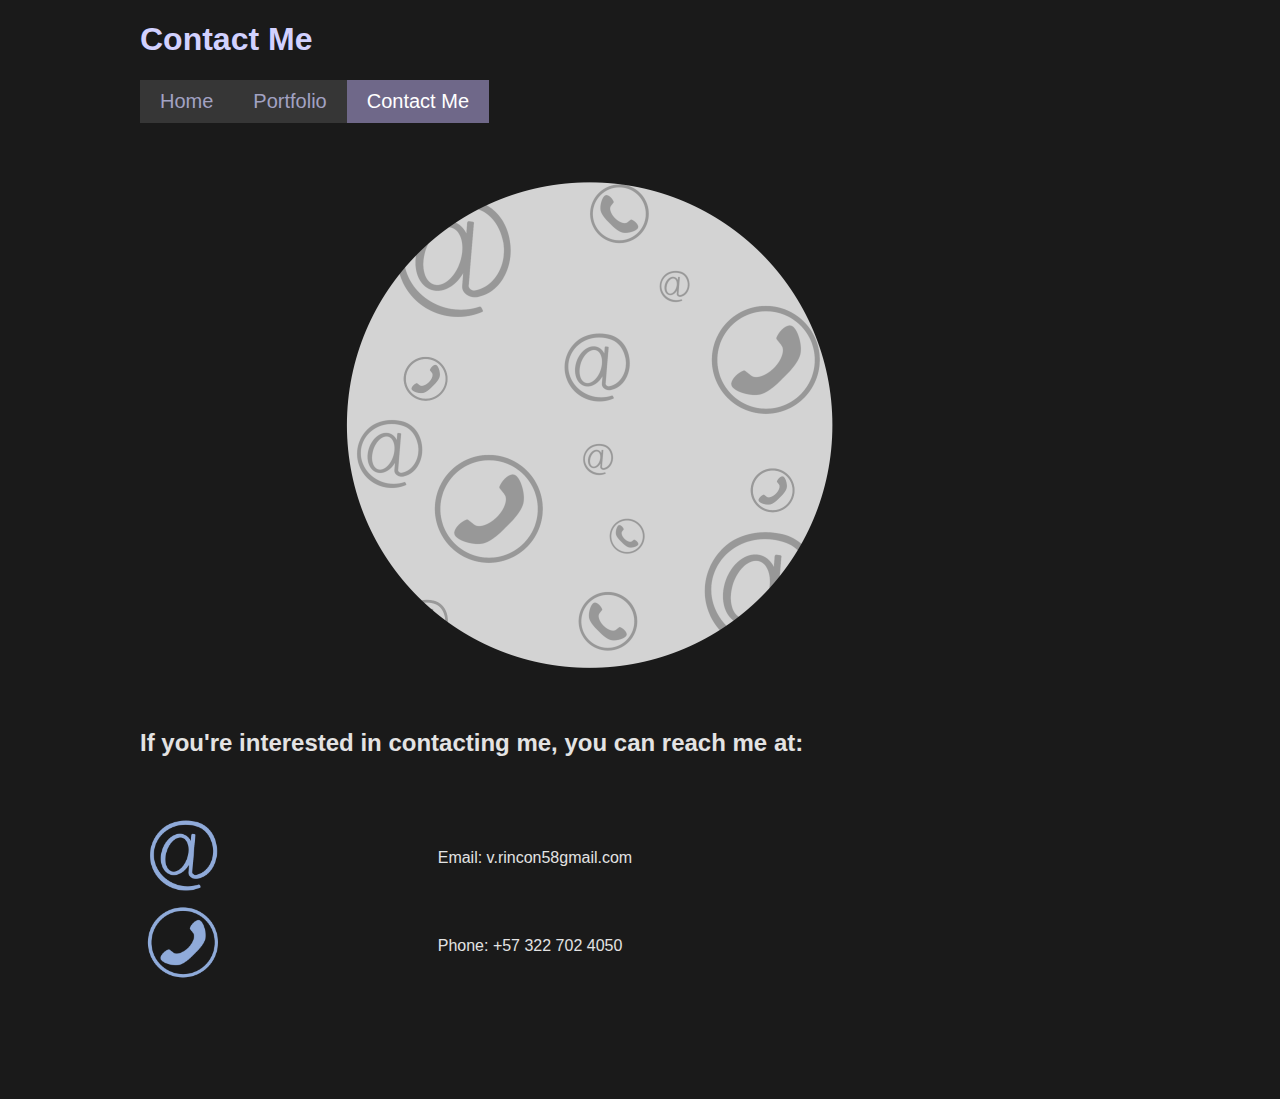
<file: contact.html>
<!DOCTYPE html>
<html lang="en" dir="ltr">
  <head>
    <meta charset="utf-8">
    <title></title>
  </head>
  <link rel="icon" href="favicon.ico" type="image" sizes="16x16">
  <link rel="stylesheet" href="css/style.css">

  <style media="screen">
  .content {
  max-width: 1000px;
  margin: auto;
  }
  </style>

  <body>
    <div class="content">


    <h1 id="pageTitle">Contact Me</h1>
    <div class="navbar">
      <a class="navbar-item" href="index.html">Home</a>
      <a class="navbar-item" href="Portfolio.html">Portfolio</a>
      <a class="navbar-item active" href="contact.html">Contact Me</a>
    </div>

    <img src="images/ContactMe.png"; width="350px"; class="center">

    <br>
    <br>
    <h2>If you're interested in contacting me, you can reach me at:</h2>
    <br>
    <br>


    <table>
      <tr>
        <td><img src="images/At.png"; width="80px"></td>
        <td>Email: v.rincon58gmail.com</td>
      </tr>
      <tr>
        <td><img src="images/Phone.png"; width="80px"></td>
        <td>Phone: +57 322 702 4050</td>
      </tr>
    </table>

  </div>
  </body>
</html>
</file>
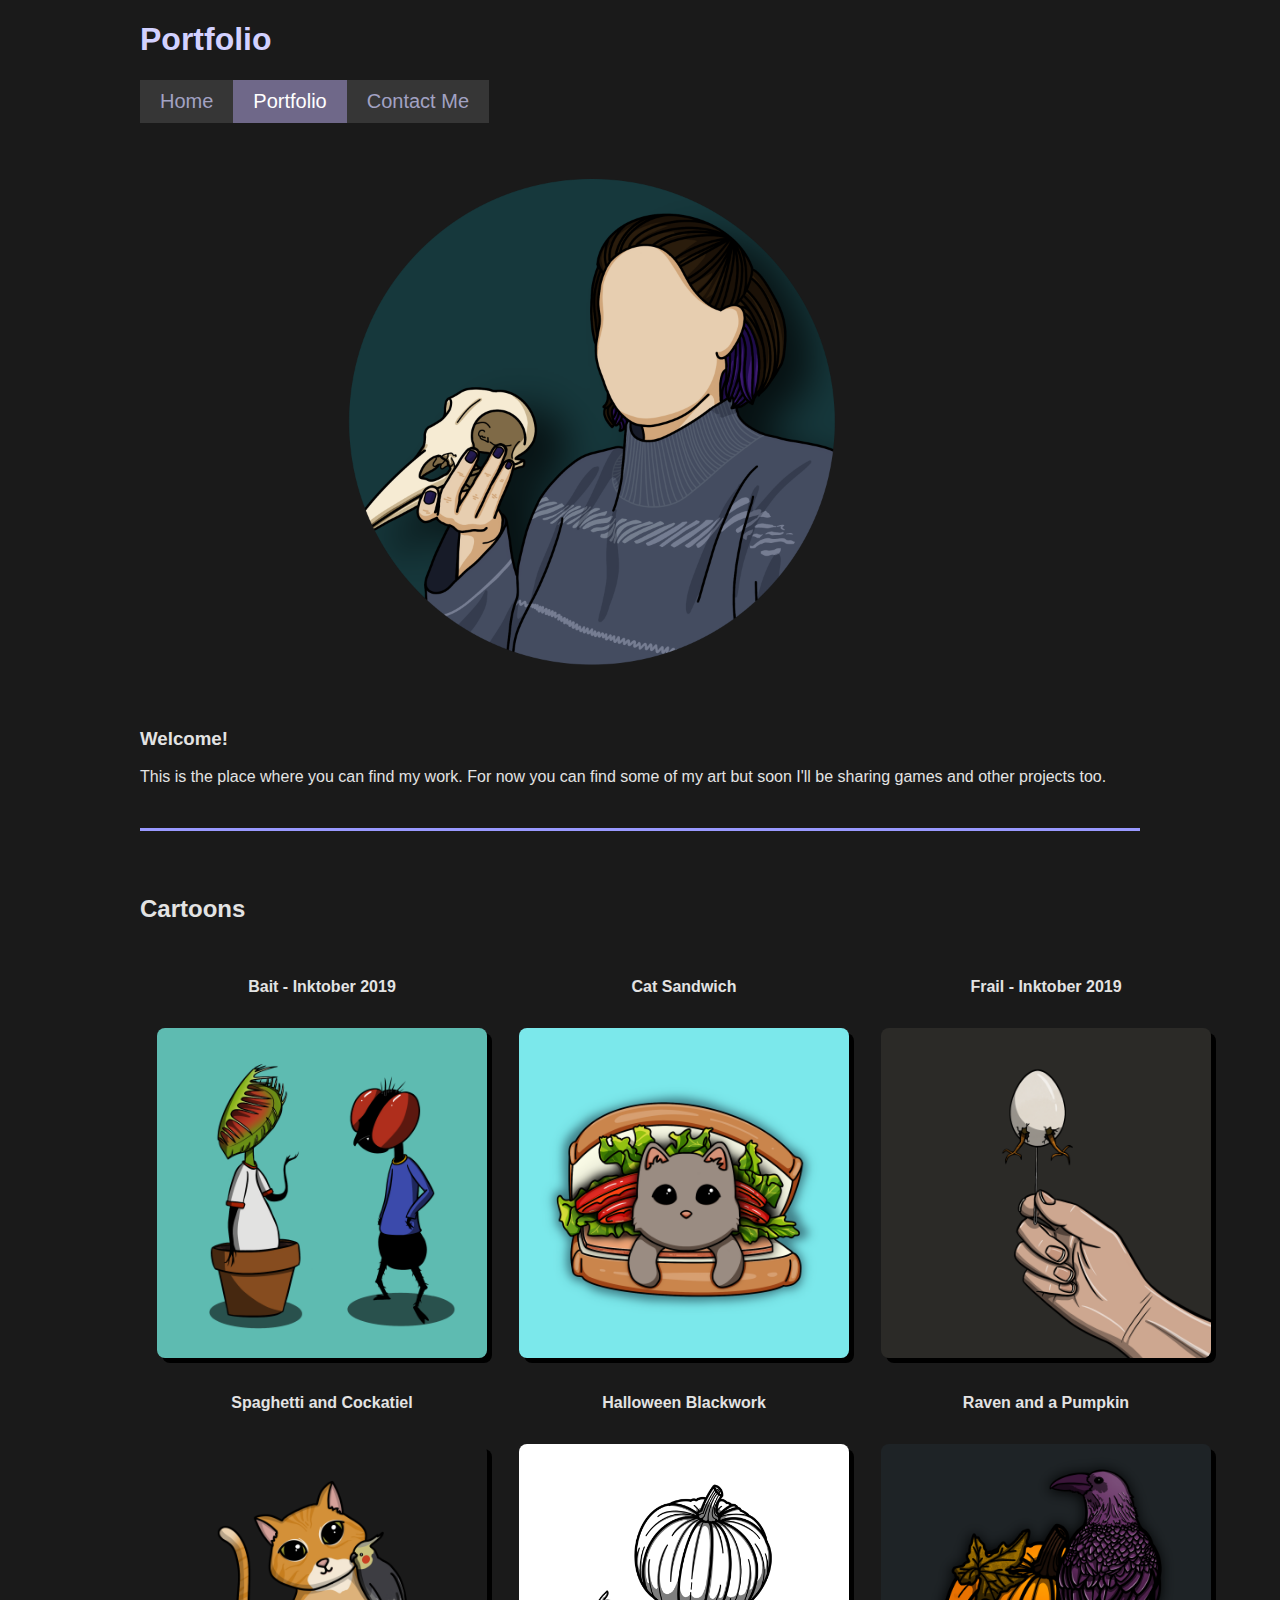
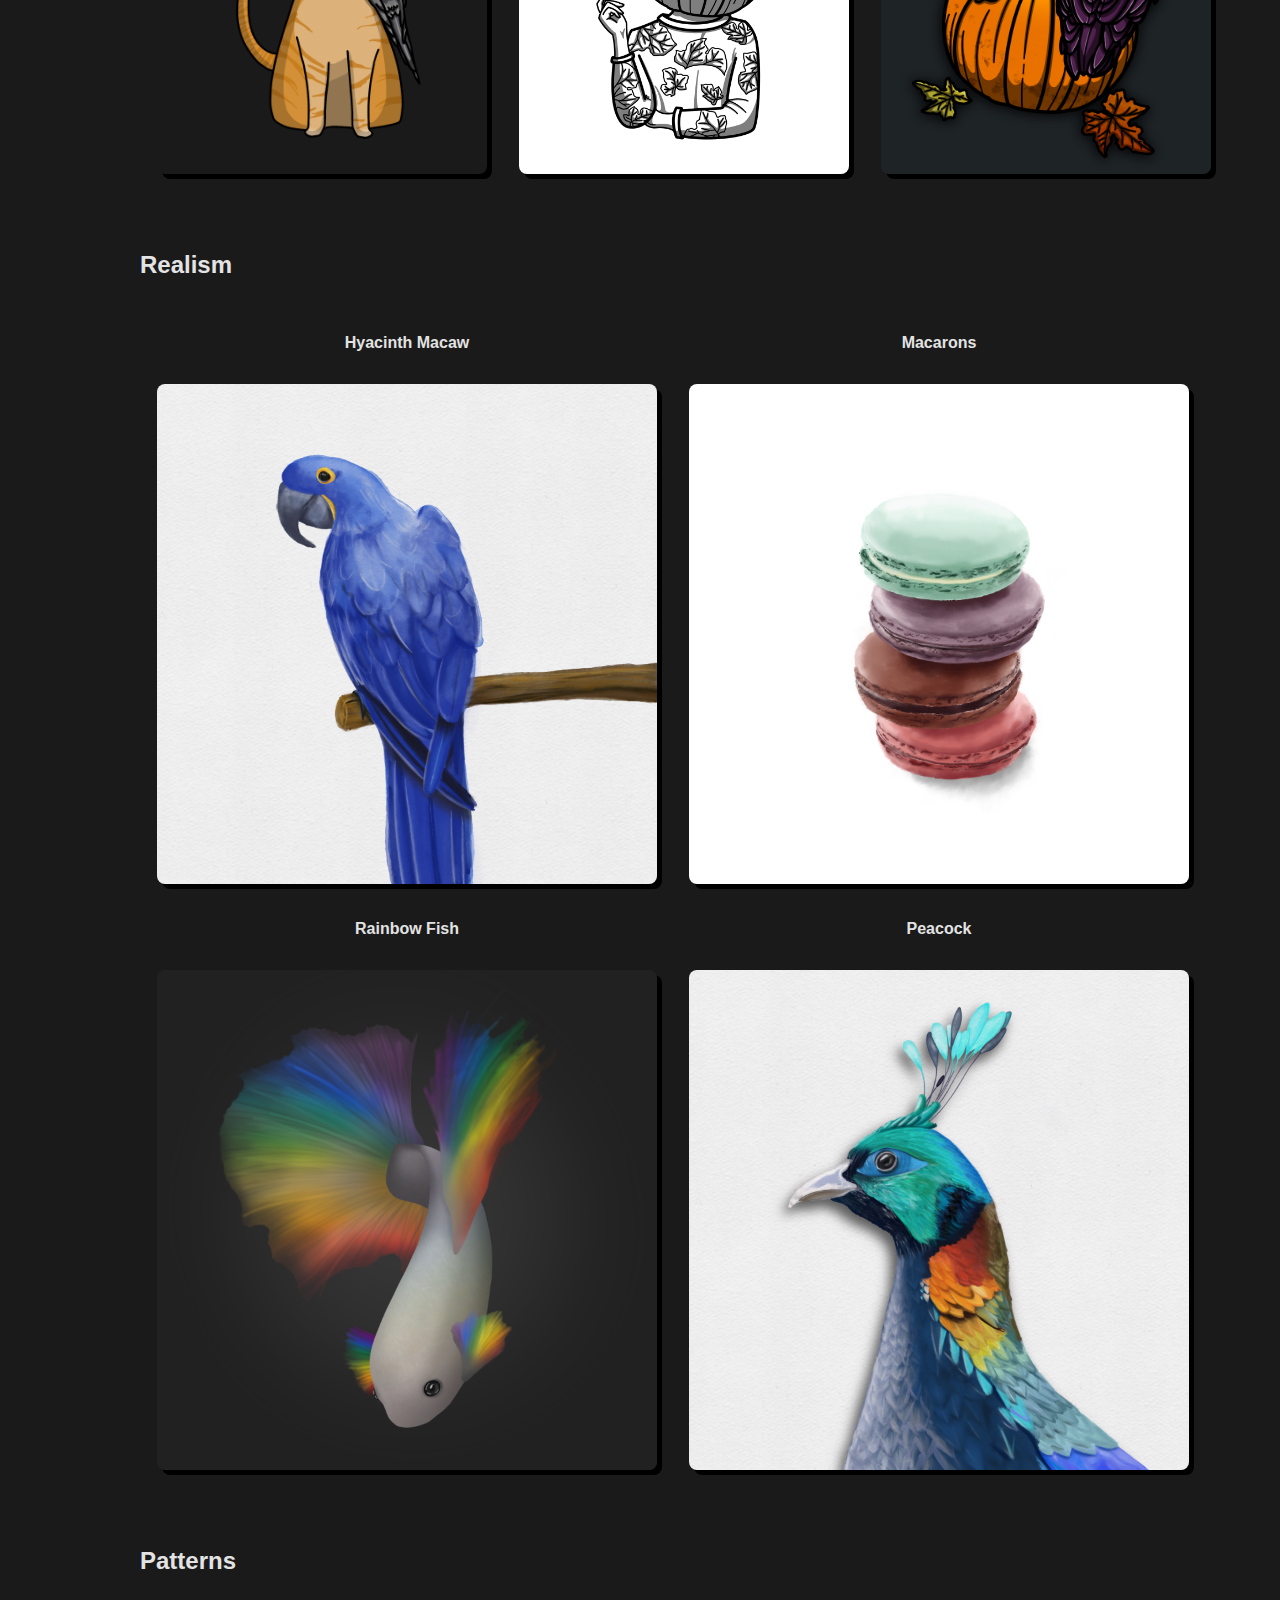
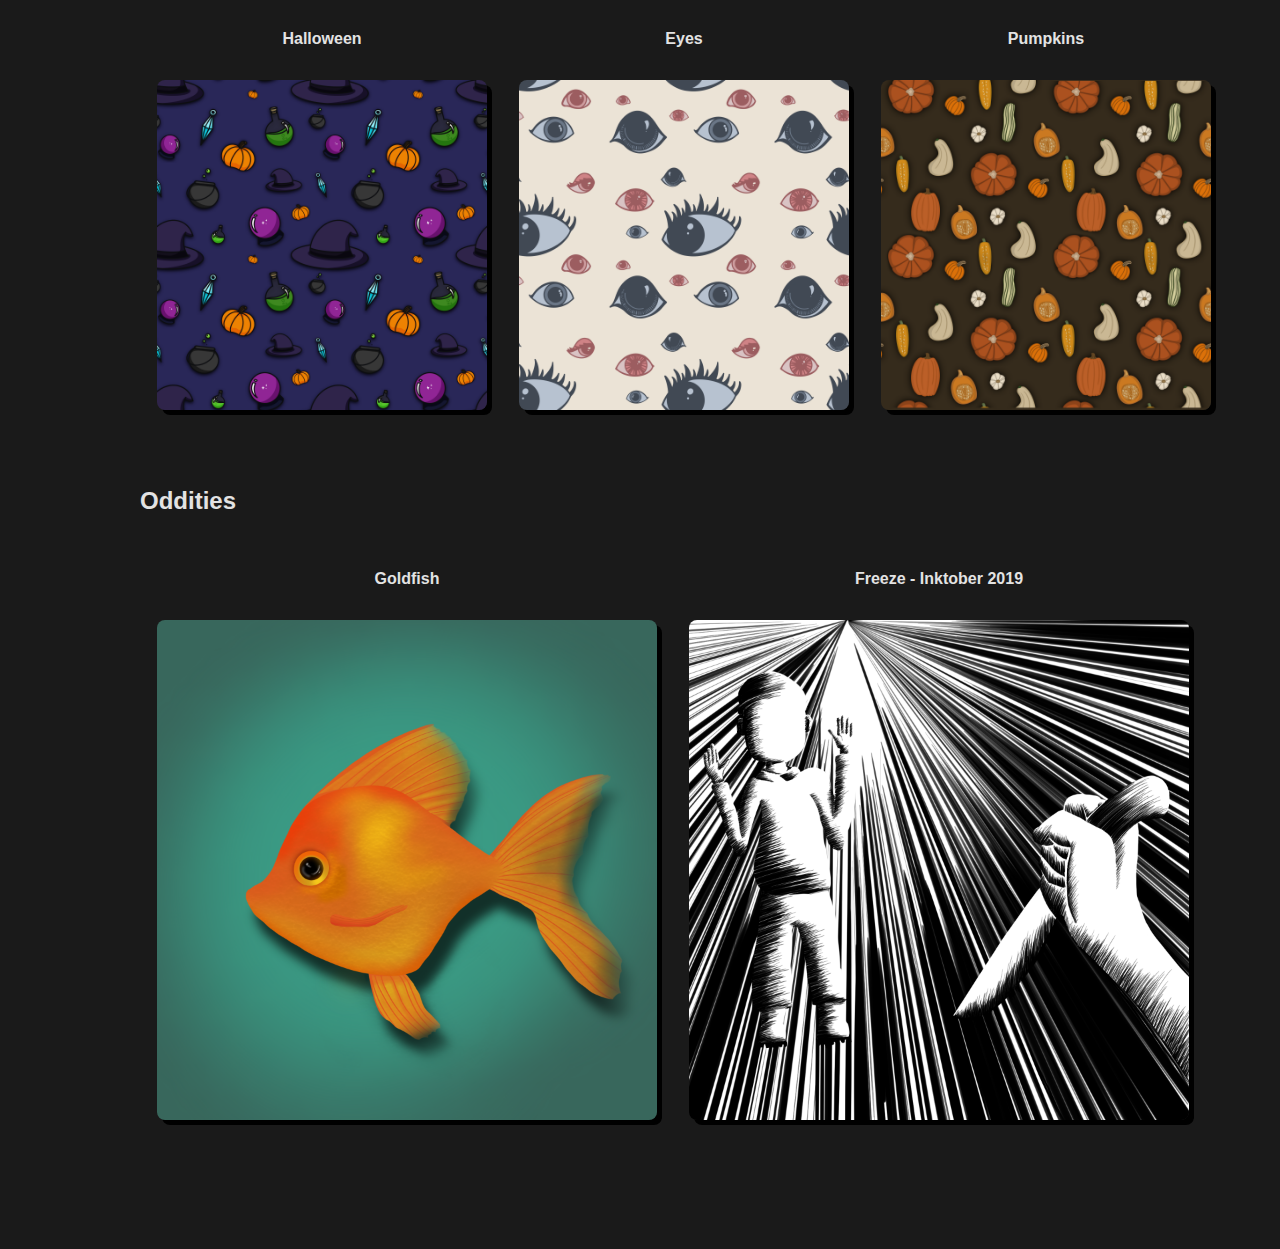
<file: Portfolio.html>
<!DOCTYPE html>
<html lang="en" dir="ltr">
  <head>
    <meta charset="utf-8">
      <meta description= "Portfolio of Valeria Rincon">
    <title></title>
  </head>
  <link rel="icon" href="favicon.ico" type="image" sizes="16x16">
  <link rel="stylesheet" href="css/style.css">

  <style media="screen">
  .content {
  max-width: 1000px;
  margin: auto;
  }
    th, td {
    padding: 15px;
    }

  </style>

  <body style="font-family:helvetica">
  <div class="content">
    <h1 id="pageTitle">Portfolio</h1>

    <div class="navbar">
      <a class="navbar-item" href="index.html">Home</a>
      <a class="navbar-item active" href="Portfolio.html">Portfolio</a>
      <a class="navbar-item" href="contact.html">Contact Me</a>
    </div>

    <img src="images/Portfolio/ValR.png"; width="350px"; class="center">

    <br>
    <br>

    <h3>Welcome!</h3>
    <p>This is the place where you can find my work. For now you can find some of my art but soon I'll be sharing games and other projects too.</p>

    <br>
    <hr style="height:3px;border-width:0;color:#9999ff;background-color:#9999ff">
    <br>

    <br>
    <h2>Cartoons</h2>
    <br>

    <table>
      <tr>
        <th>Bait - Inktober 2019</th>
        <th>Cat Sandwich</th>
        <th>Frail - Inktober 2019</th>
      </tr>
      <tr>
        <td><img class="rounded-corners dropshadow" src="images/Portfolio/Bait.png"; width="330px"></td>
        <td><img class="rounded-corners dropshadow" src="images/Portfolio/CatSandwich.png"; width="330px"></td>
        <td><img class="rounded-corners dropshadow" src="images/Portfolio/Frail.png"; width="330px"></td>
      </tr>

      <tr>
        <th>Spaghetti and Cockatiel</th>
        <th>Halloween Blackwork</th>
        <th>Raven and a Pumpkin</th>
      </tr>
      <tr>
        <td><img class="rounded-corners dropshadow" src="images/Portfolio/DamienSCatMajidBird.png"; width="330px"></td>
        <td><img class="rounded-corners dropshadow" src="images/Portfolio/HalloweenStyle.png"; width="330px"></td>
        <td><img class="rounded-corners dropshadow" src="images/Portfolio/RavenPumpkin.png"; width="330px"></td>
      </tr>
    </table>

    <br>
    <br>
    <h2>Realism</h2>
    <br>

  <table>
    <tr>
      <th>Hyacinth Macaw</th>
      <th>Macarons</th>
    </tr>
    <tr>
      <td><img class="rounded-corners dropshadow" src="images/Portfolio/HyacinthMacaw.png"; width="500px"></td>
      <td><img class="rounded-corners dropshadow" src="images/Portfolio/Macarons.png"; width="500px"></td>
    </tr>
    <tr>
      <th>Rainbow Fish</th>
      <th>Peacock</th>
    </tr>
    <tr>
      <td><img class="rounded-corners dropshadow" src="images/Portfolio/RainbowFish.png"; width="500px"></td>
      <td><img class="rounded-corners dropshadow" src="images/Portfolio/Peacock.png"; width="500px"></td>
    </tr>
  </table>

  <br>
  <br>
  <h2>Patterns</h2>
  <br>

  <table>
    <tr>
      <th>Halloween</th>
      <th>Eyes</th>
      <th>Pumpkins</th>
    </tr>
    <tr>
      <td><img class="rounded-corners dropshadow" src="images/Portfolio/HalloweenPattern.png"; width="330px"></td>
      <td><img class="rounded-corners dropshadow" src="images/Portfolio/EyePattern.png"; width="330px"></td>
      <td><img class="rounded-corners dropshadow" src="images/Portfolio/PumpkinPattern.png"; width="330px"></td>
    </tr>
  </table>

    <br>
    <br>
    <h2>Oddities</h2>
    <br>

  <table>
    <tr>
      <th>Goldfish</th>
      <th>Freeze - Inktober 2019</th>
    </tr>
    <tr>
      <td><img class="rounded-corners dropshadow" src="images/Portfolio/Goldfish.png"; width="500px"></td>
      <td><img class="rounded-corners dropshadow" src="images/Portfolio/Freeze.png"; width="500px"></td>
    </tr>
  </table>



  </div>
  </body>
</html>
</file>
<file: css/style.css>
.navbar a {
  float: left;
  color: #a2a2c3;
  text-align: center;
  padding: 10px 20px;
  text-decoration: none;
}

.navbar {
  overflow: hidden;
}

.navbar a:hover {
  background-color: #ddd;
  color: black;
}

.navbar-item {
  background-color: #363636;
  font-size: 20px;
}

.navbar a.active {
  background-color: #6f6889;
  color: white;
}


.center {
  display: block;
  margin-top: 50px;
  margin-left: 200px;
  margin-right: auto;
  width: 50%;
}


body {
  font-family:helvetica;
  color: #e3e3e3;
  background-color:  #1a1a1a;
  padding-bottom: 100px;
}

p{
  text-align:justify
}

table {
  width: 100%;
}


a {
  color: #a2a2c3;
  background-color: transparent;
  text-decoration: none;
}

#pageTitle {
  color: #d2d1ff;
}

.rounded-corners{
  border-radius: 8px;
}

.dropshadow {
  box-shadow: 5px 5px #000000;
}

.aboutme{
  background-color: #262626;
}

.interests{
  background-color:  #333333;
}

.slctable{
  background-color: #404040;
}
</file>
